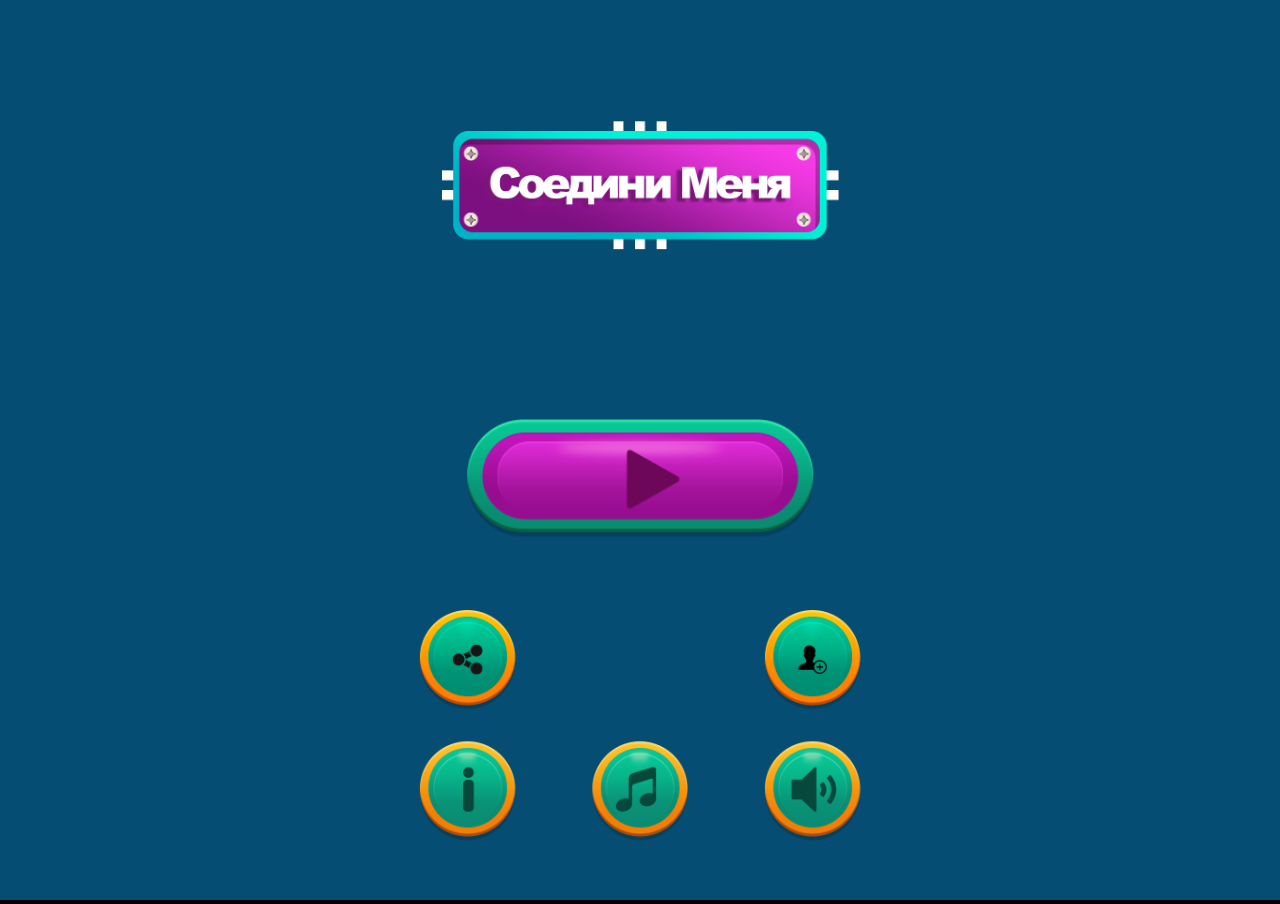
<file: connect-me-game/index.html>
<!DOCTYPE html>
<html>
<head>
<meta charset="UTF-8">
<title>Соедини Меня</title>
<meta name="viewport" content="width=device-width, initial-scale=1.0, maximum-scale=1.0, minimum-scale=1.0, user-scalable=no">

<meta name="generator" content="Construct 3">
	<meta name="author" content="st4life">
	<meta name="description" content="Соедини Меня">
	<link rel="manifest" href="appmanifest.json">
	<link rel="apple-touch-icon" sizes="128x128" href="icons/icon-128.png">
	<link rel="apple-touch-icon" sizes="256x256" href="icons/icon-256.png">
	<link rel="icon" type="image/png" href="icons/icon-256.png">

<link rel="stylesheet" href="style.css">

</head>
<body>
<div id="fb-root"></div>

	<noscript>
		<div id="notSupportedWrap">
			<h2 id="notSupportedTitle">This content requires JavaScript</h2>
			<p class="notSupportedMessage">JavaScript appears to be disabled. Please enable it to view this content.</p>
		</div>
	</noscript>
	<script src="scripts/supportcheck.js"></script>
	<script src="scripts/offlineclient.js" type="module"></script>
	<script src="scripts/main.js" type="module"></script>
	<script src="scripts/register-sw.js" type="module"></script>
</body>
</html>
</file>
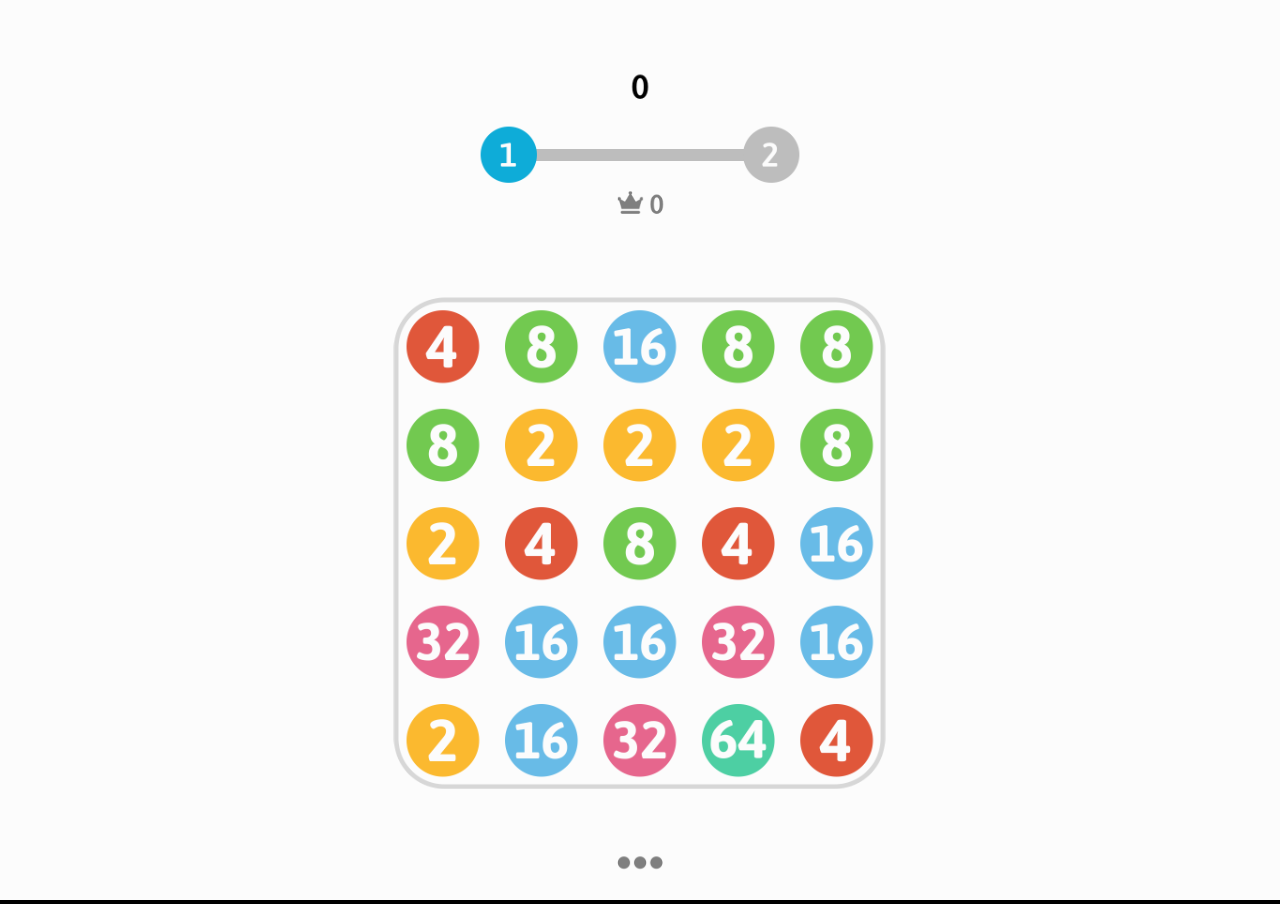
<file: Connect-Merge-game/index.html>
<!DOCTYPE html>
<html>
<head>
<meta charset="UTF-8">
<title>Connect Merge</title>
<meta name="viewport" content="width=device-width, initial-scale=1.0, maximum-scale=1.0, minimum-scale=1.0, user-scalable=no">

<meta name="generator" content="Construct 3">
	<meta name="author" content="str8face">
	<meta name="description" content="Connect Merge">
	<link rel="manifest" href="appmanifest.json">
	<link rel="apple-touch-icon" sizes="128x128" href="icons/icon-128.png">
	<link rel="apple-touch-icon" sizes="256x256" href="icons/icon-256.png">
	<link rel="icon" type="image/png" href="icons/icon-256.png">

<link rel="stylesheet" href="style.css">

</head>
<body>
<div id="fb-root"></div>

	<noscript>
		<div id="notSupportedWrap">
			<h2 id="notSupportedTitle">This content requires JavaScript</h2>
			<p class="notSupportedMessage">JavaScript appears to be disabled. Please enable it to view this content.</p>
		</div>
	</noscript>
	<script src="scripts/supportcheck.js"></script>
	<script src="scripts/offlineclient.js" type="module"></script>
	<script src="scripts/main.js" type="module"></script>
	<script src="scripts/register-sw.js" type="module"></script>
</body>
</html>
</file>
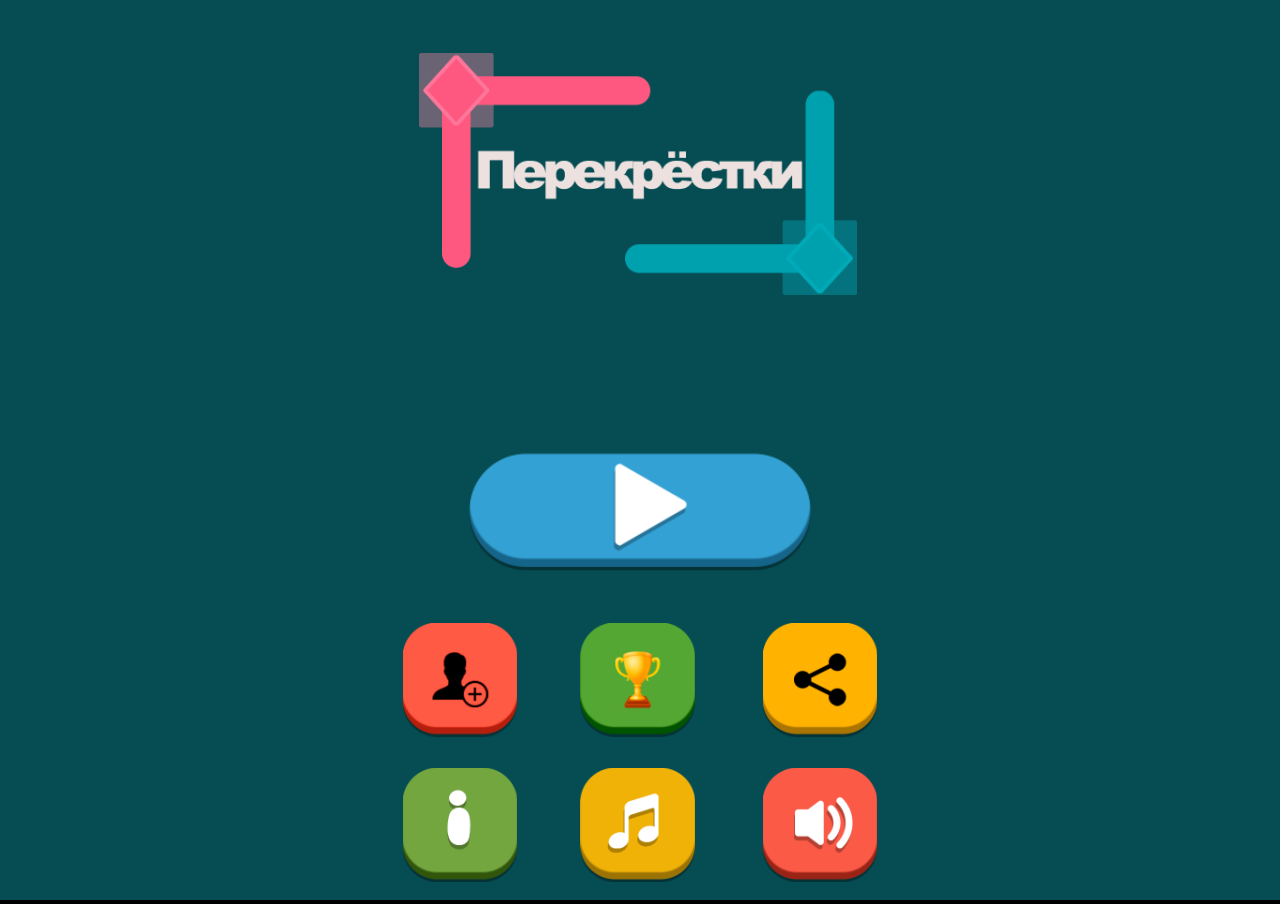
<file: Cross-Path-game/index.html>
<!DOCTYPE html>
<html>
<head>
<meta charset="UTF-8">
<title>Cross Path</title>
<meta name="viewport" content="width=device-width, initial-scale=1.0, maximum-scale=1.0, minimum-scale=1.0, user-scalable=no">

<meta name="generator" content="Construct 3">
	<meta name="author" content="str8face">
	<meta name="description" content="Cross Path">
	<link rel="manifest" href="appmanifest.json">
	<link rel="apple-touch-icon" sizes="128x128" href="icons/icon-128.png">
	<link rel="apple-touch-icon" sizes="256x256" href="icons/icon-256.png">
	<link rel="icon" type="image/png" href="icons/icon-256.png">

<link rel="stylesheet" href="style.css">

</head>
<body>
<div id="fb-root"></div>

	<noscript>
		<div id="notSupportedWrap">
			<h2 id="notSupportedTitle">This content requires JavaScript</h2>
			<p class="notSupportedMessage">JavaScript appears to be disabled. Please enable it to view this content.</p>
		</div>
	</noscript>
	<script src="scripts/supportcheck.js"></script>
	<script src="scripts/offlineclient.js" type="module"></script>
	<script src="scripts/main.js" type="module"></script>
	<script src="scripts/register-sw.js" type="module"></script>
</body>
</html>
</file>
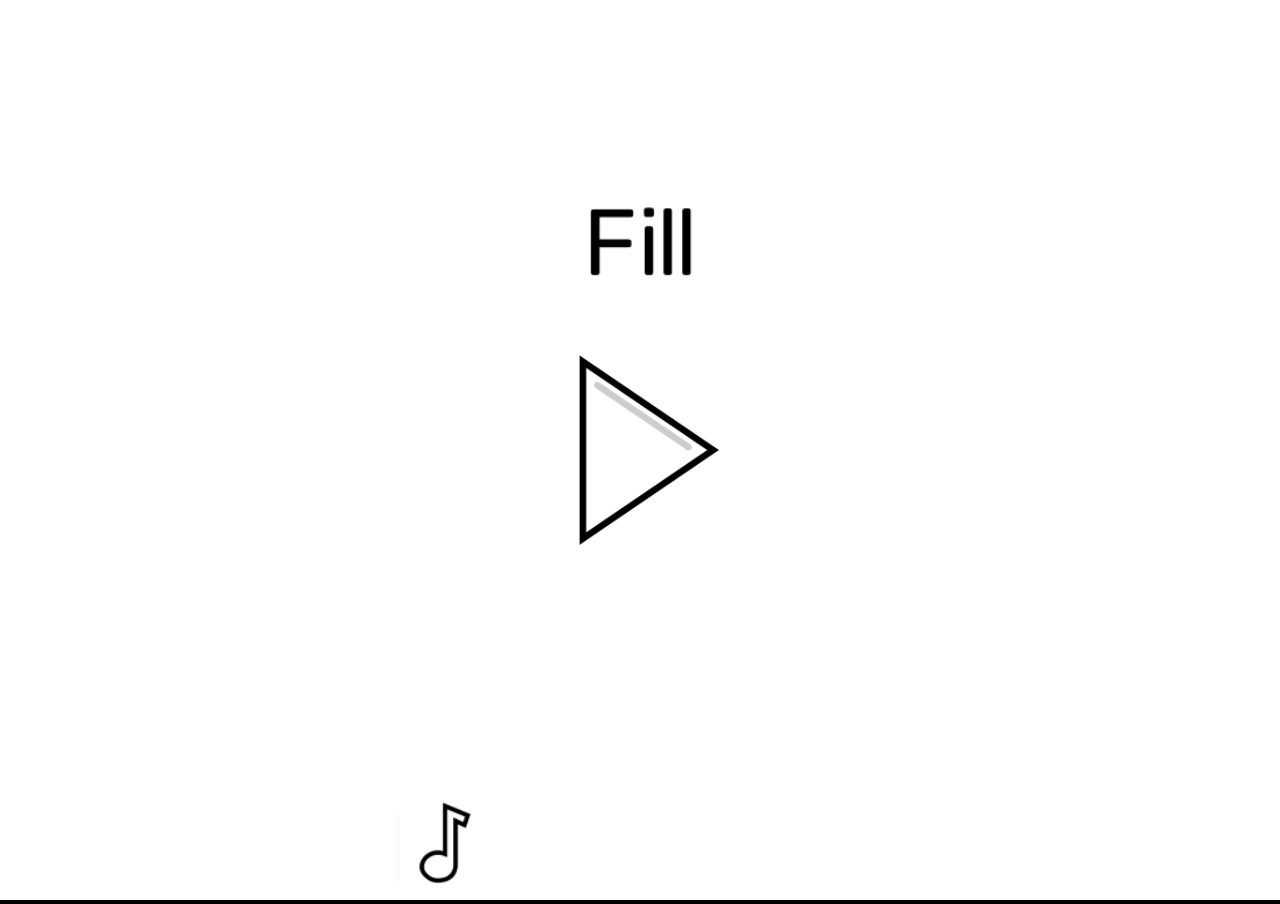
<file: Fill-top-game/index.html>
<!DOCTYPE html>
<html>
<head>
<meta charset="UTF-8">
<title>Fill</title>
<meta name="viewport" content="width=device-width, initial-scale=1.0, maximum-scale=1.0, minimum-scale=1.0, user-scalable=no">

<meta name="generator" content="Construct 3">
	<meta name="author" content="1111">
	<meta name="description" content="Fill">
	<link rel="manifest" href="appmanifest.json">
	<link rel="apple-touch-icon" sizes="128x128" href="icons/icon-128.png">
	<link rel="apple-touch-icon" sizes="256x256" href="icons/icon-256.png">
	<link rel="icon" type="image/png" href="icons/icon-256.png">

<link rel="stylesheet" href="style.css">

</head>
<body>
<div id="fb-root"></div>

	<noscript>
		<div id="notSupportedWrap">
			<h2 id="notSupportedTitle">This content requires JavaScript</h2>
			<p class="notSupportedMessage">JavaScript appears to be disabled. Please enable it to view this content.</p>
		</div>
	</noscript>
	<script src="scripts/supportcheck.js"></script>
	<script src="scripts/offlineclient.js" type="module"></script>
	<script src="scripts/main.js" type="module"></script>
	<script src="scripts/register-sw.js" type="module"></script>
</body>
</html>
</file>
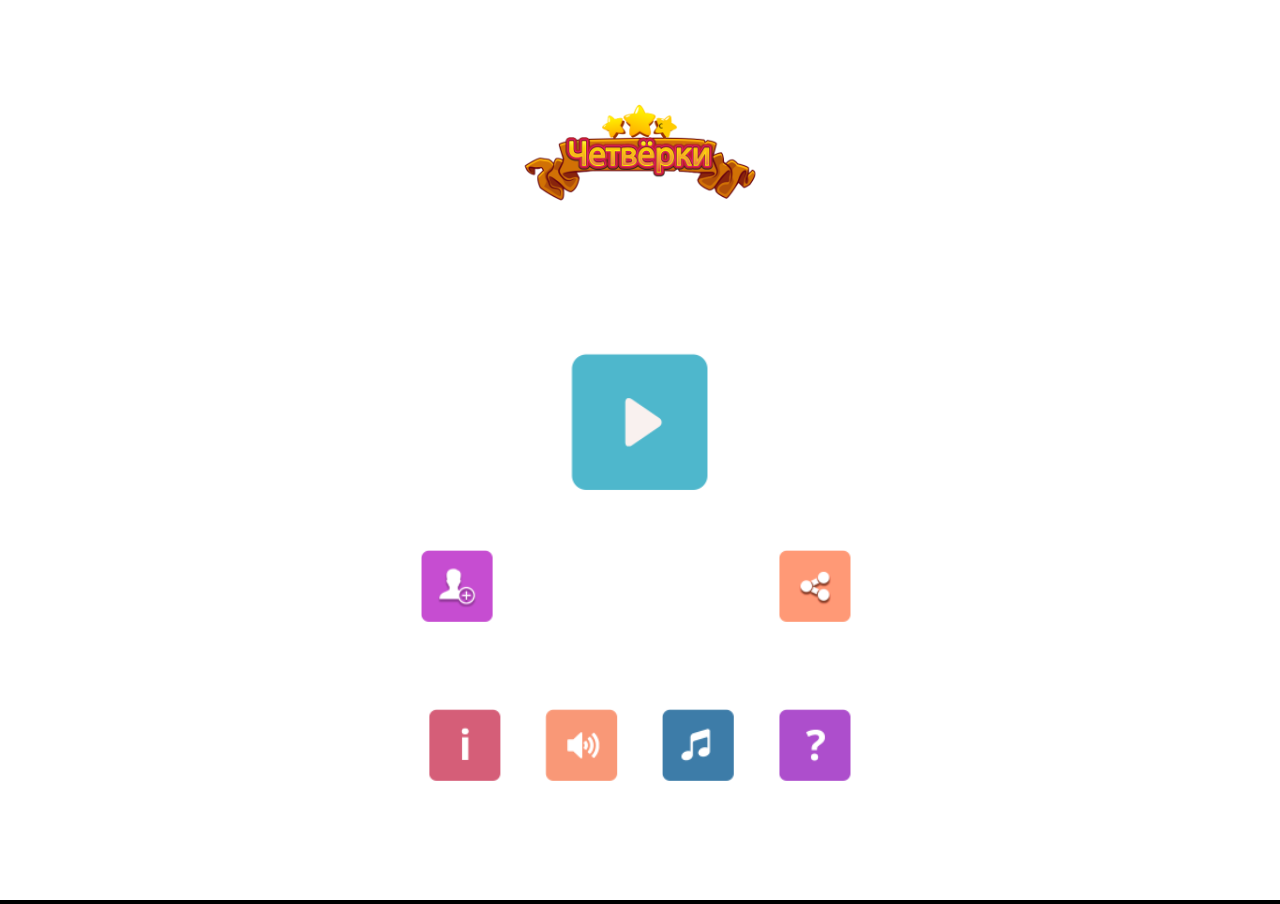
<file: fours-game/index.html>
<!DOCTYPE html>
<html>
<head>
<meta charset="UTF-8">
<title>Четверки</title>
<meta name="viewport" content="width=device-width, initial-scale=1.0, maximum-scale=1.0, minimum-scale=1.0, user-scalable=no">

<meta name="generator" content="Construct 3">
	<meta name="author" content="st4life">
	<meta name="description" content="Fours">
	<link rel="manifest" href="appmanifest.json">
	<link rel="apple-touch-icon" sizes="128x128" href="icons/icon-128.png">
	<link rel="apple-touch-icon" sizes="256x256" href="icons/icon-256.png">
	<link rel="apple-touch-icon" sizes="512x512" href="icons/icon-512.png">
	<link rel="icon" type="image/png" href="icons/icon-512.png">

<link rel="stylesheet" href="style.css">

</head>
<body>
<div id="fb-root"></div>

	<noscript>
		<div id="notSupportedWrap">
			<h2 id="notSupportedTitle">This content requires JavaScript</h2>
			<p class="notSupportedMessage">JavaScript appears to be disabled. Please enable it to view this content.</p>
		</div>
	</noscript>
	<script src="scripts/supportcheck.js"></script>
	<script src="scripts/offlineclient.js" type="module"></script>
	<script src="scripts/main.js" type="module"></script>
	<script src="scripts/register-sw.js" type="module"></script>
</body>
</html>
</file>
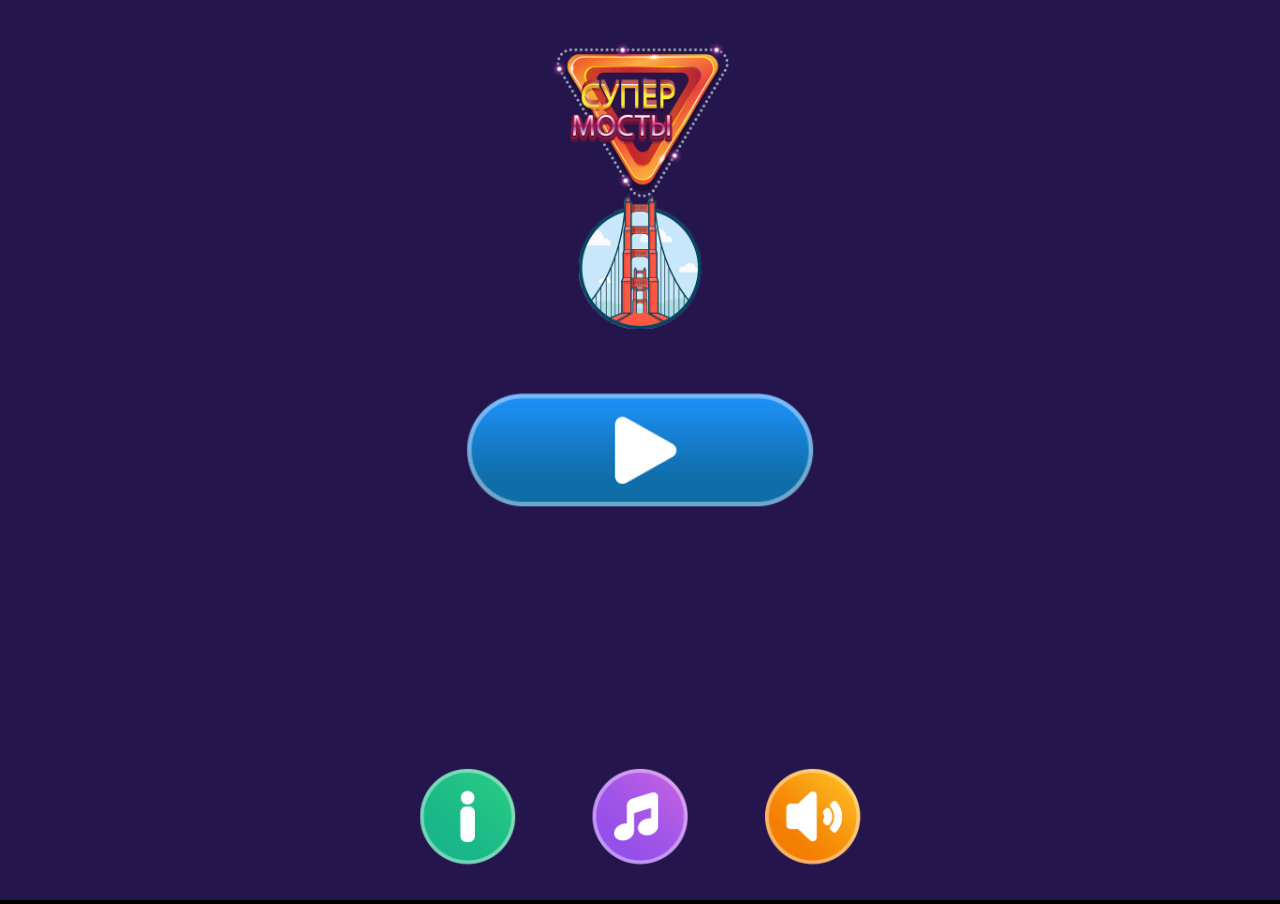
<file: mostiki-game/index.html>
<!DOCTYPE html>
<html>
<head>
<meta charset="UTF-8">
<title>Мосты</title>
<meta name="viewport" content="width=device-width, initial-scale=1.0, maximum-scale=1.0, minimum-scale=1.0, user-scalable=no">

<meta name="generator" content="Construct 3">
	<meta name="author" content="st4life">
	<meta name="description" content="Мосты">
	<link rel="manifest" href="appmanifest.json">
	<link rel="apple-touch-icon" sizes="128x128" href="icons/icon-128.png">
	<link rel="apple-touch-icon" sizes="256x256" href="icons/icon-256.png">
	<link rel="apple-touch-icon" sizes="512x512" href="icons/icon-512.png">
	<link rel="icon" type="image/png" href="icons/icon-512.png">

<link rel="stylesheet" href="style.css">

</head>
<body>
<div id="fb-root"></div>

	<noscript>
		<div id="notSupportedWrap">
			<h2 id="notSupportedTitle">This content requires JavaScript</h2>
			<p class="notSupportedMessage">JavaScript appears to be disabled. Please enable it to view this content.</p>
		</div>
	</noscript>
	<script src="scripts/supportcheck.js"></script>
	<script src="scripts/offlineclient.js" type="module"></script>
	<script src="scripts/main.js" type="module"></script>
	<script src="scripts/register-sw.js" type="module"></script>
</body>
</html>
</file>
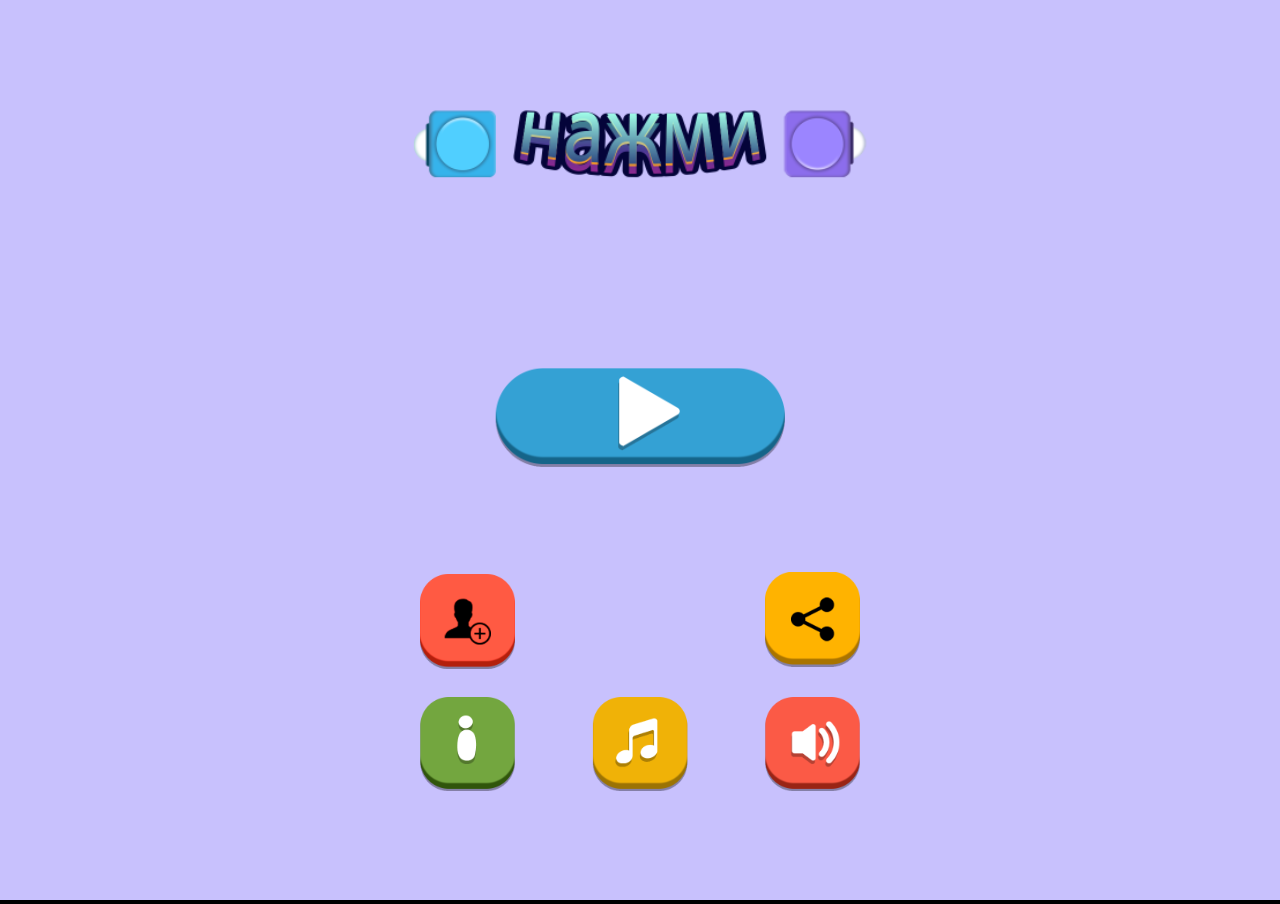
<file: push-it-game/index.html>
<!DOCTYPE html>
<html>
<head>
<meta charset="UTF-8">
<title>Нажми</title>
<meta name="viewport" content="width=device-width, initial-scale=1.0, maximum-scale=1.0, minimum-scale=1.0, user-scalable=no">

<meta name="generator" content="Construct 3">
	<meta name="author" content="st4life">
	<meta name="description" content="Нажми">
	<link rel="manifest" href="appmanifest.json">
	<link rel="apple-touch-icon" sizes="128x128" href="icons/icon-128.png">
	<link rel="apple-touch-icon" sizes="256x256" href="icons/icon-256.png">
	<link rel="icon" type="image/png" href="icons/icon-256.png">

<link rel="stylesheet" href="style.css">

</head>
<body>
<div id="fb-root"></div>

	<noscript>
		<div id="notSupportedWrap">
			<h2 id="notSupportedTitle">This content requires JavaScript</h2>
			<p class="notSupportedMessage">JavaScript appears to be disabled. Please enable it to view this content.</p>
		</div>
	</noscript>
	<script src="scripts/supportcheck.js"></script>
	<script src="scripts/offlineclient.js" type="module"></script>
	<script src="scripts/main.js" type="module"></script>
	<script src="scripts/register-sw.js" type="module"></script>
</body>
</html>
</file>
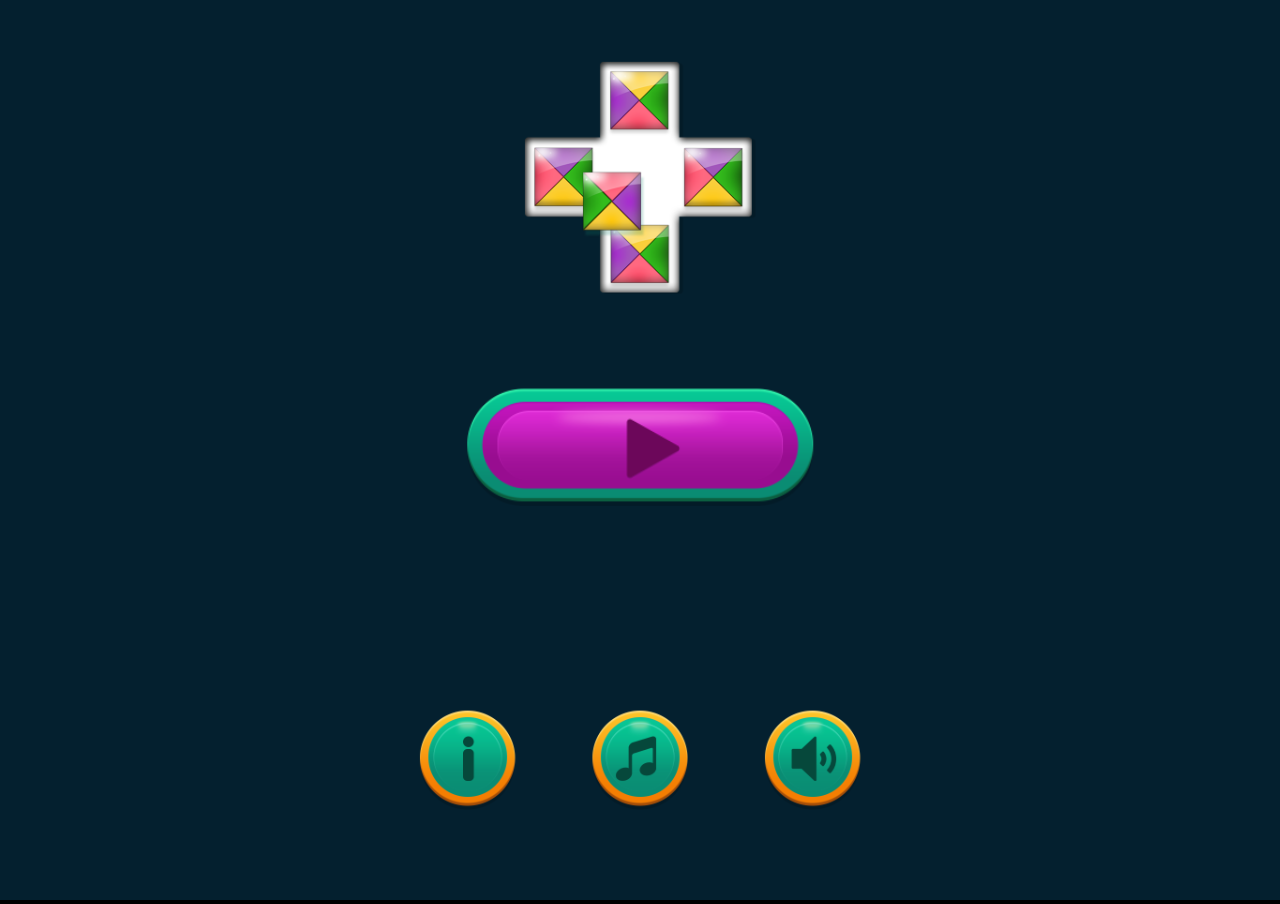
<file: Puzzle-Color-game/index.html>
<!DOCTYPE html>
<html>
<head>
<meta charset="UTF-8">
<title>Puzzle Color</title>
<meta name="viewport" content="width=device-width, initial-scale=1.0, maximum-scale=1.0, minimum-scale=1.0, user-scalable=no">

<meta name="generator" content="Construct 3">
	<meta name="author" content="str8face">
	<meta name="description" content="Puzzle Color">
	<link rel="manifest" href="appmanifest.json">
	<link rel="apple-touch-icon" sizes="128x128" href="icons/icon-128.png">
	<link rel="apple-touch-icon" sizes="256x256" href="icons/icon-256.png">
	<link rel="icon" type="image/png" href="icons/icon-256.png">

<link rel="stylesheet" href="style.css">

</head>
<body>
<div id="fb-root"></div>

	<noscript>
		<div id="notSupportedWrap">
			<h2 id="notSupportedTitle">This content requires JavaScript</h2>
			<p class="notSupportedMessage">JavaScript appears to be disabled. Please enable it to view this content.</p>
		</div>
	</noscript>
	<script src="scripts/supportcheck.js"></script>
	<script src="scripts/offlineclient.js" type="module"></script>
	<script src="scripts/main.js" type="module"></script>
	<script src="scripts/register-sw.js" type="module"></script>
</body>
</html>
</file>
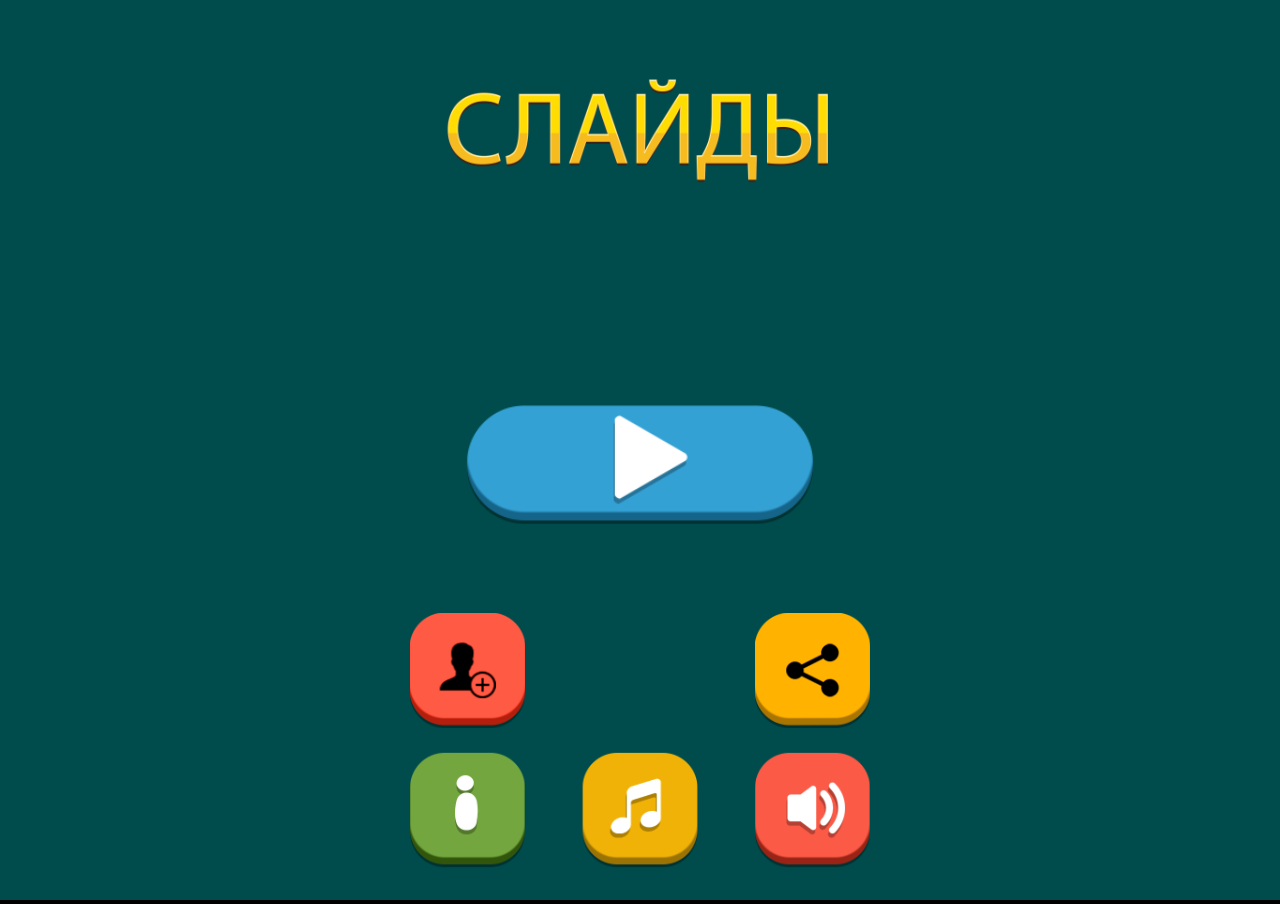
<file: slide-game/index.html>
<!DOCTYPE html>
<html>
<head>
<meta charset="UTF-8">
<title>Слайды</title>
<meta name="viewport" content="width=device-width, initial-scale=1.0, maximum-scale=1.0, minimum-scale=1.0, user-scalable=no">

<meta name="generator" content="Construct 3">
	<meta name="author" content="st4life">
	<meta name="description" content="Слайды">
	<link rel="manifest" href="appmanifest.json">
	<link rel="apple-touch-icon" sizes="128x128" href="icons/icon-128.png">
	<link rel="apple-touch-icon" sizes="256x256" href="icons/icon-256.png">
	<link rel="icon" type="image/png" href="icons/icon-256.png">

<link rel="stylesheet" href="style.css">

</head>
<body>
<div id="fb-root"></div>

	<noscript>
		<div id="notSupportedWrap">
			<h2 id="notSupportedTitle">This content requires JavaScript</h2>
			<p class="notSupportedMessage">JavaScript appears to be disabled. Please enable it to view this content.</p>
		</div>
	</noscript>
	<script src="scripts/supportcheck.js"></script>
	<script src="scripts/offlineclient.js" type="module"></script>
	<script src="scripts/main.js" type="module"></script>
	<script src="scripts/register-sw.js" type="module"></script>
</body>
</html>
</file>
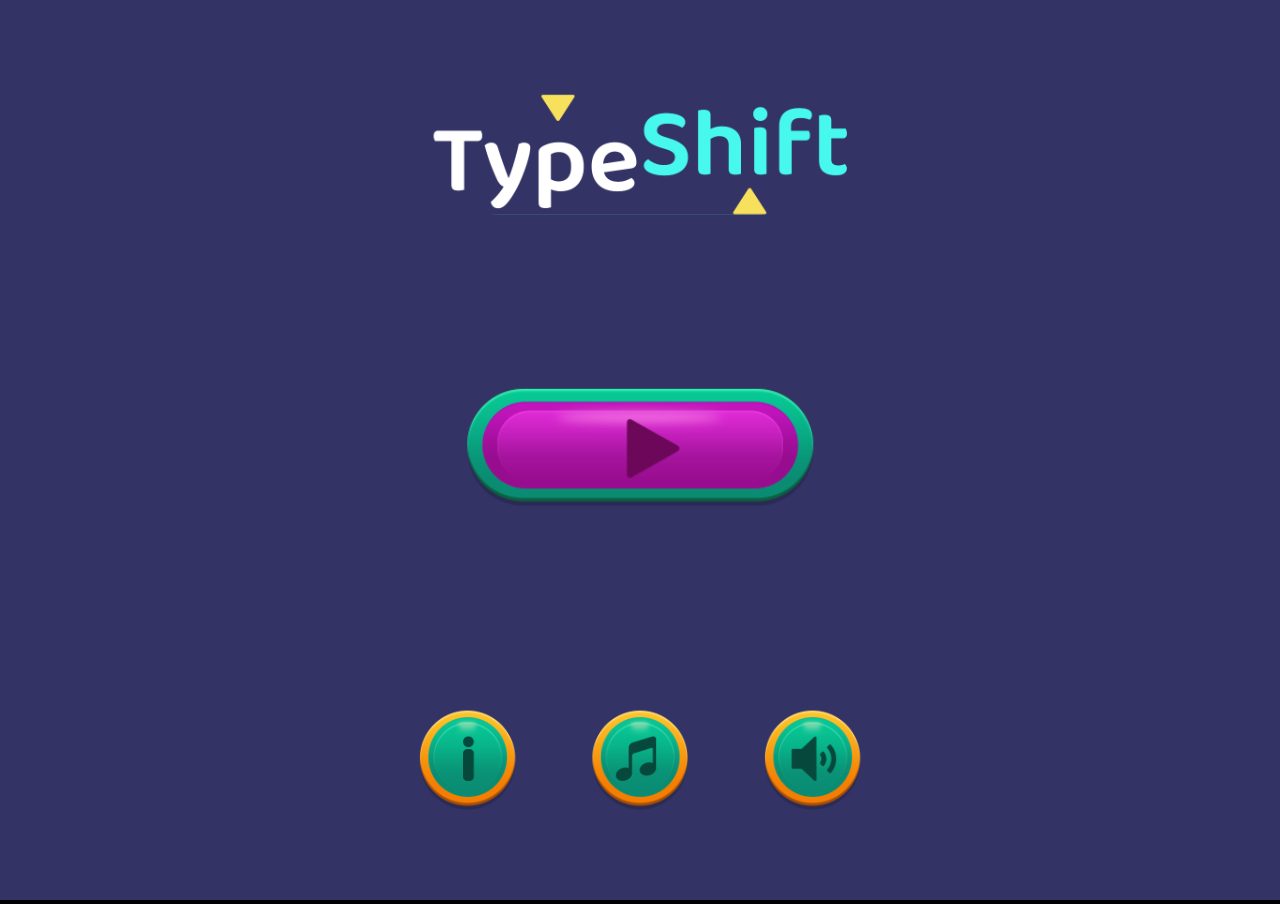
<file: TypeShift-game/index.html>
<!DOCTYPE html>
<html>
<head>
<meta charset="UTF-8">
<title>TypeShift</title>
<meta name="viewport" content="width=device-width, initial-scale=1.0, maximum-scale=1.0, minimum-scale=1.0, user-scalable=no">

<meta name="generator" content="Construct 3">
	<meta name="author" content="str8face">
	<meta name="description" content="TypeShift">
	<link rel="manifest" href="appmanifest.json">
	<link rel="apple-touch-icon" sizes="128x128" href="icons/icon-128.png">
	<link rel="apple-touch-icon" sizes="256x256" href="icons/icon-256.png">
	<link rel="icon" type="image/png" href="icons/icon-256.png">

<link rel="stylesheet" href="style.css">

</head>
<body>
<div id="fb-root"></div>

	<noscript>
		<div id="notSupportedWrap">
			<h2 id="notSupportedTitle">This content requires JavaScript</h2>
			<p class="notSupportedMessage">JavaScript appears to be disabled. Please enable it to view this content.</p>
		</div>
	</noscript>
	<script src="scripts/supportcheck.js"></script>
	<script src="scripts/offlineclient.js" type="module"></script>
	<script src="scripts/main.js" type="module"></script>
	<script src="scripts/register-sw.js" type="module"></script>
</body>
</html>
</file>
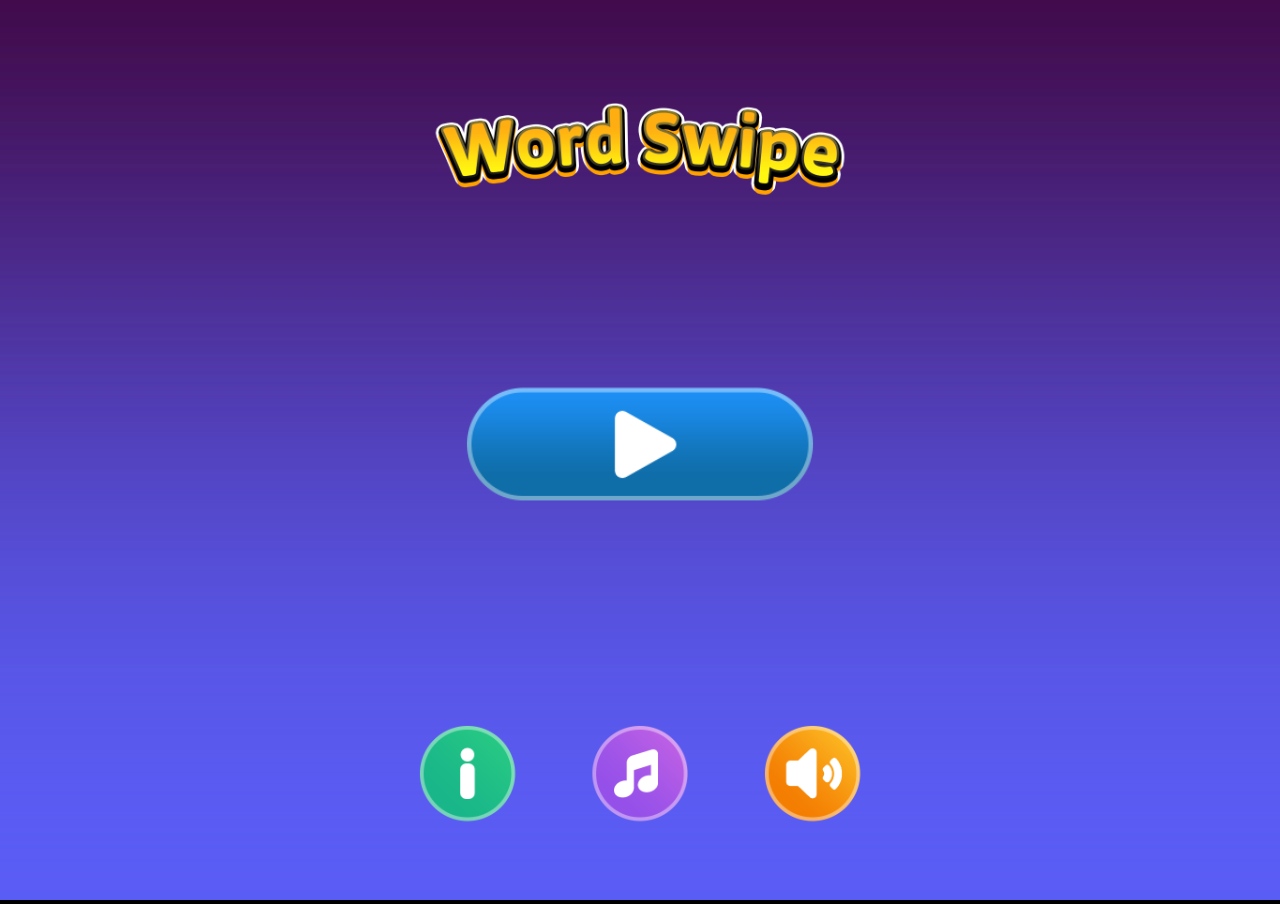
<file: Word-Swipe-game/index.html>
<!DOCTYPE html>
<html>
<head>
<meta charset="UTF-8">
<title>Word Swipe</title>
<meta name="viewport" content="width=device-width, initial-scale=1.0, maximum-scale=1.0, minimum-scale=1.0, user-scalable=no">

<meta name="generator" content="Construct 3">
	<meta name="author" content="str8face">
	<meta name="description" content="Word Swipe">
	<link rel="manifest" href="appmanifest.json">
	<link rel="apple-touch-icon" sizes="128x128" href="icons/icon-128.png">
	<link rel="apple-touch-icon" sizes="256x256" href="icons/icon-256.png">
	<link rel="icon" type="image/png" href="icons/icon-256.png">

<link rel="stylesheet" href="style.css">

</head>
<body>
<div id="fb-root"></div>

	<noscript>
		<div id="notSupportedWrap">
			<h2 id="notSupportedTitle">This content requires JavaScript</h2>
			<p class="notSupportedMessage">JavaScript appears to be disabled. Please enable it to view this content.</p>
		</div>
	</noscript>
	<script src="scripts/supportcheck.js"></script>
	<script src="scripts/offlineclient.js" type="module"></script>
	<script src="scripts/main.js" type="module"></script>
	<script src="scripts/register-sw.js" type="module"></script>
</body>
</html>
</file>
<file: connect-me-game/style.css>
html, body {
	padding: 0;
	margin: 0;
	overflow: hidden;
	
	background: #000000;
	color: white;
}

html, body, canvas {
	touch-action: none;
	touch-action-delay: none;
}

#notSupportedWrap {
	margin: 2em auto 1em auto;
	width: 75%;
	max-width: 45em;
	border: 2px solid #aaa;
	border-radius: 1em;
	padding: 2em;
	background-color: #f0f0f0;
	font-family: "Segoe UI", Frutiger, "Frutiger Linotype", "Dejavu Sans", "Helvetica Neue", Arial, sans-serif;
	color: black;
}

#notSupportedTitle {
	font-size: 1.8em;
}

.notSupportedMessage {
	font-size: 1.2em;
}

.notSupportedMessage em {
	color: #888;
}
</file>
<file: Connect-Merge-game/style.css>
html, body {
	padding: 0;
	margin: 0;
	overflow: hidden;
	
	background: #000000;
	color: white;
}

html, body, canvas {
	touch-action: none;
	touch-action-delay: none;
}

#notSupportedWrap {
	margin: 2em auto 1em auto;
	width: 75%;
	max-width: 45em;
	border: 2px solid #aaa;
	border-radius: 1em;
	padding: 2em;
	background-color: #f0f0f0;
	font-family: "Segoe UI", Frutiger, "Frutiger Linotype", "Dejavu Sans", "Helvetica Neue", Arial, sans-serif;
	color: black;
}

#notSupportedTitle {
	font-size: 1.8em;
}

.notSupportedMessage {
	font-size: 1.2em;
}

.notSupportedMessage em {
	color: #888;
}
</file>
<file: Cross-Path-game/style.css>
html, body {
	padding: 0;
	margin: 0;
	overflow: hidden;
	
	background: #000000;
	color: white;
}

html, body, canvas {
	touch-action: none;
	touch-action-delay: none;
}

#notSupportedWrap {
	margin: 2em auto 1em auto;
	width: 75%;
	max-width: 45em;
	border: 2px solid #aaa;
	border-radius: 1em;
	padding: 2em;
	background-color: #f0f0f0;
	font-family: "Segoe UI", Frutiger, "Frutiger Linotype", "Dejavu Sans", "Helvetica Neue", Arial, sans-serif;
	color: black;
}

#notSupportedTitle {
	font-size: 1.8em;
}

.notSupportedMessage {
	font-size: 1.2em;
}

.notSupportedMessage em {
	color: #888;
}
</file>
<file: Fill-top-game/style.css>
html, body {
	padding: 0;
	margin: 0;
	overflow: hidden;
	
	background: #000000;
	color: white;
}

html, body, canvas {
	touch-action: none;
	touch-action-delay: none;
}

#notSupportedWrap {
	margin: 2em auto 1em auto;
	width: 75%;
	max-width: 45em;
	border: 2px solid #aaa;
	border-radius: 1em;
	padding: 2em;
	background-color: #f0f0f0;
	font-family: "Segoe UI", Frutiger, "Frutiger Linotype", "Dejavu Sans", "Helvetica Neue", Arial, sans-serif;
	color: black;
}

#notSupportedTitle {
	font-size: 1.8em;
}

.notSupportedMessage {
	font-size: 1.2em;
}

.notSupportedMessage em {
	color: #888;
}
</file>
<file: fours-game/style.css>
html, body {
	padding: 0;
	margin: 0;
	overflow: hidden;
	
	background: #000000;
	color: white;
}

html, body, canvas {
	touch-action: none;
	touch-action-delay: none;
}

#notSupportedWrap {
	margin: 2em auto 1em auto;
	width: 75%;
	max-width: 45em;
	border: 2px solid #aaa;
	border-radius: 1em;
	padding: 2em;
	background-color: #f0f0f0;
	font-family: "Segoe UI", Frutiger, "Frutiger Linotype", "Dejavu Sans", "Helvetica Neue", Arial, sans-serif;
	color: black;
}

#notSupportedTitle {
	font-size: 1.8em;
}

.notSupportedMessage {
	font-size: 1.2em;
}

.notSupportedMessage em {
	color: #888;
}
</file>
<file: mostiki-game/style.css>
html, body {
	padding: 0;
	margin: 0;
	overflow: hidden;
	
	background: #000000;
	color: white;
}

html, body, canvas {
	touch-action: none;
	touch-action-delay: none;
}

#notSupportedWrap {
	margin: 2em auto 1em auto;
	width: 75%;
	max-width: 45em;
	border: 2px solid #aaa;
	border-radius: 1em;
	padding: 2em;
	background-color: #f0f0f0;
	font-family: "Segoe UI", Frutiger, "Frutiger Linotype", "Dejavu Sans", "Helvetica Neue", Arial, sans-serif;
	color: black;
}

#notSupportedTitle {
	font-size: 1.8em;
}

.notSupportedMessage {
	font-size: 1.2em;
}

.notSupportedMessage em {
	color: #888;
}
</file>
<file: push-it-game/style.css>
html, body {
	padding: 0;
	margin: 0;
	overflow: hidden;
	
	background: #000000;
	color: white;
}

html, body, canvas {
	touch-action: none;
	touch-action-delay: none;
}

#notSupportedWrap {
	margin: 2em auto 1em auto;
	width: 75%;
	max-width: 45em;
	border: 2px solid #aaa;
	border-radius: 1em;
	padding: 2em;
	background-color: #f0f0f0;
	font-family: "Segoe UI", Frutiger, "Frutiger Linotype", "Dejavu Sans", "Helvetica Neue", Arial, sans-serif;
	color: black;
}

#notSupportedTitle {
	font-size: 1.8em;
}

.notSupportedMessage {
	font-size: 1.2em;
}

.notSupportedMessage em {
	color: #888;
}
</file>
<file: Puzzle-Color-game/style.css>
html, body {
	padding: 0;
	margin: 0;
	overflow: hidden;
	
	background: #000000;
	color: white;
}

html, body, canvas {
	touch-action: none;
	touch-action-delay: none;
}

#notSupportedWrap {
	margin: 2em auto 1em auto;
	width: 75%;
	max-width: 45em;
	border: 2px solid #aaa;
	border-radius: 1em;
	padding: 2em;
	background-color: #f0f0f0;
	font-family: "Segoe UI", Frutiger, "Frutiger Linotype", "Dejavu Sans", "Helvetica Neue", Arial, sans-serif;
	color: black;
}

#notSupportedTitle {
	font-size: 1.8em;
}

.notSupportedMessage {
	font-size: 1.2em;
}

.notSupportedMessage em {
	color: #888;
}
</file>
<file: slide-game/style.css>
html, body {
	padding: 0;
	margin: 0;
	overflow: hidden;
	
	background: #000000;
	color: white;
}

html, body, canvas {
	touch-action: none;
	touch-action-delay: none;
}

#notSupportedWrap {
	margin: 2em auto 1em auto;
	width: 75%;
	max-width: 45em;
	border: 2px solid #aaa;
	border-radius: 1em;
	padding: 2em;
	background-color: #f0f0f0;
	font-family: "Segoe UI", Frutiger, "Frutiger Linotype", "Dejavu Sans", "Helvetica Neue", Arial, sans-serif;
	color: black;
}

#notSupportedTitle {
	font-size: 1.8em;
}

.notSupportedMessage {
	font-size: 1.2em;
}

.notSupportedMessage em {
	color: #888;
}
</file>
<file: TypeShift-game/style.css>
html, body {
	padding: 0;
	margin: 0;
	overflow: hidden;
	
	background: #000000;
	color: white;
}

html, body, canvas {
	touch-action: none;
	touch-action-delay: none;
}

#notSupportedWrap {
	margin: 2em auto 1em auto;
	width: 75%;
	max-width: 45em;
	border: 2px solid #aaa;
	border-radius: 1em;
	padding: 2em;
	background-color: #f0f0f0;
	font-family: "Segoe UI", Frutiger, "Frutiger Linotype", "Dejavu Sans", "Helvetica Neue", Arial, sans-serif;
	color: black;
}

#notSupportedTitle {
	font-size: 1.8em;
}

.notSupportedMessage {
	font-size: 1.2em;
}

.notSupportedMessage em {
	color: #888;
}
</file>
<file: Word-Swipe-game/style.css>
html, body {
	padding: 0;
	margin: 0;
	overflow: hidden;
	
	background: #000000;
	color: white;
}

html, body, canvas {
	touch-action: none;
	touch-action-delay: none;
}

#notSupportedWrap {
	margin: 2em auto 1em auto;
	width: 75%;
	max-width: 45em;
	border: 2px solid #aaa;
	border-radius: 1em;
	padding: 2em;
	background-color: #f0f0f0;
	font-family: "Segoe UI", Frutiger, "Frutiger Linotype", "Dejavu Sans", "Helvetica Neue", Arial, sans-serif;
	color: black;
}

#notSupportedTitle {
	font-size: 1.8em;
}

.notSupportedMessage {
	font-size: 1.2em;
}

.notSupportedMessage em {
	color: #888;
}
</file>
